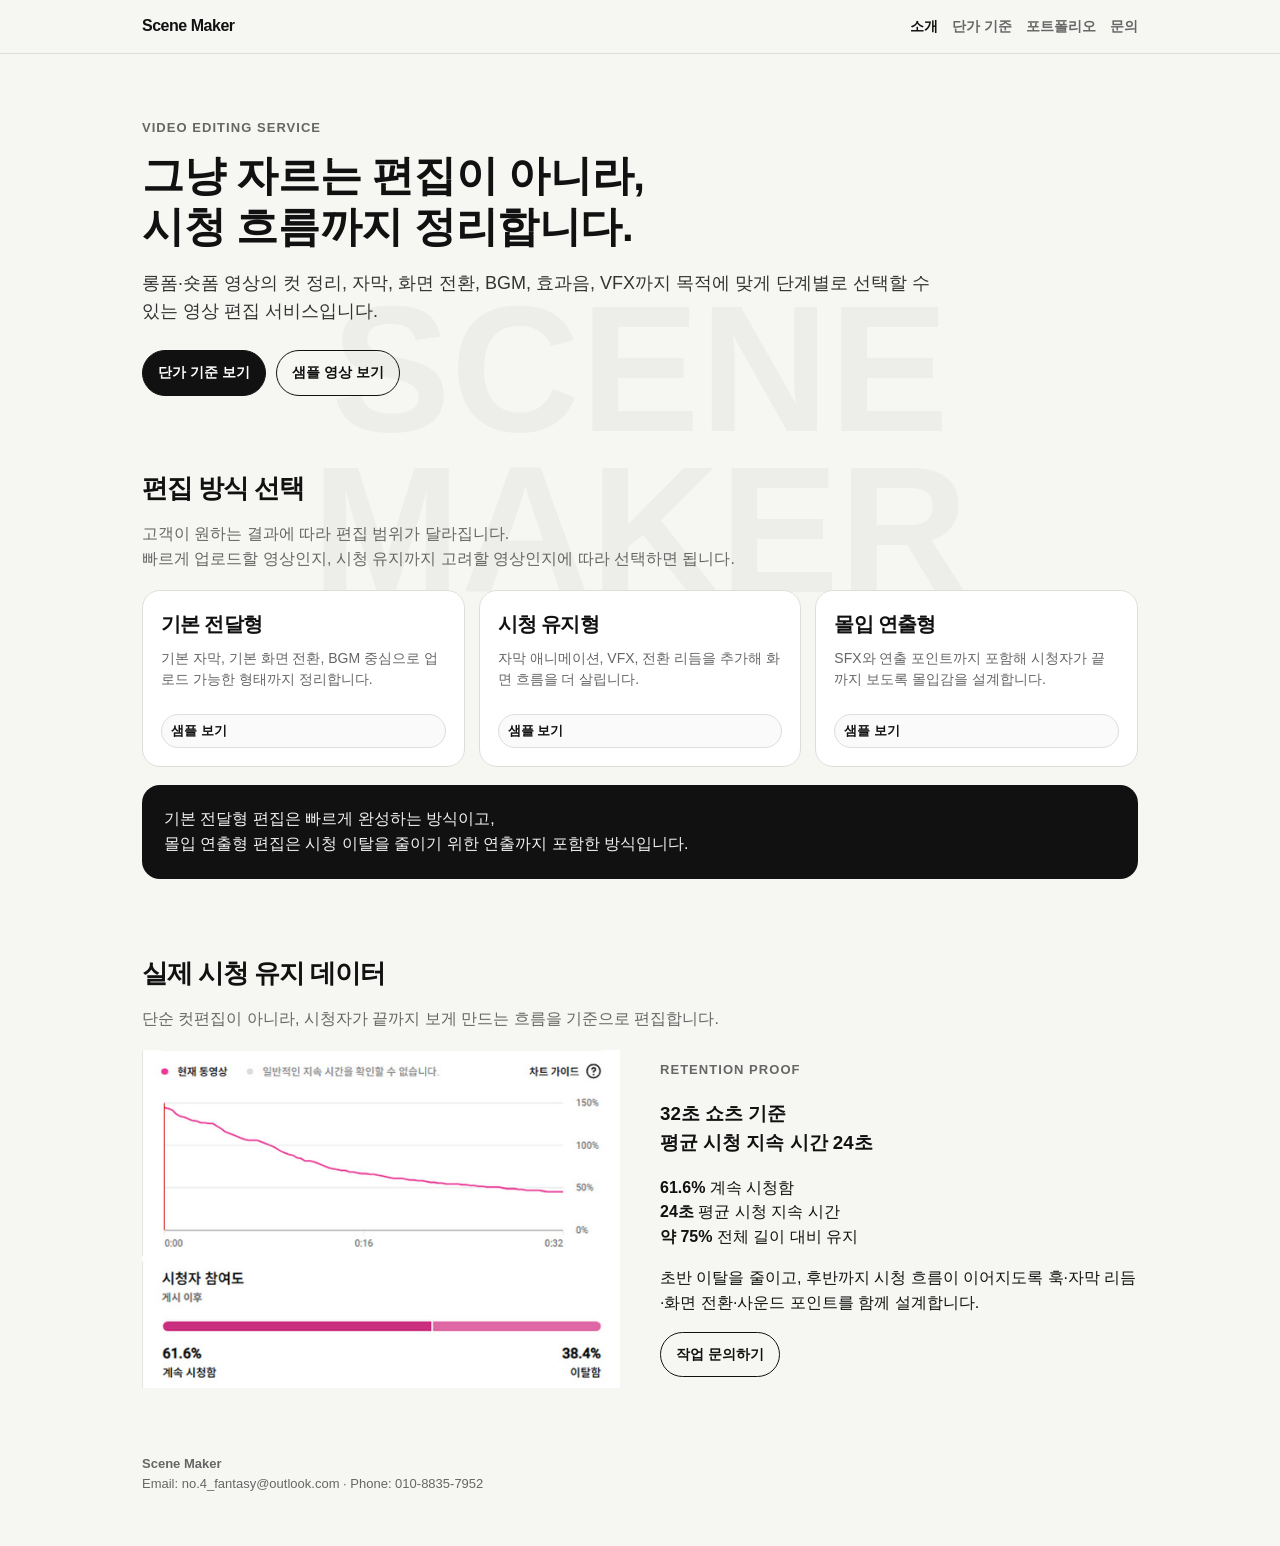
<file: index.html>
<!doctype html>
<html lang="ko">
<head>
  <meta charset="utf-8">
  <meta name="viewport" content="width=device-width,initial-scale=1">
  <title>Scene Maker | 영상 편집 서비스</title>
  <link rel="stylesheet" href="style.css">
</head>
<body>

<nav class="nav">
  <div class="nav-inner">
    <a class="logo" href="index.html">Scene Maker</a>
    <div class="menu">
      <a class="active" href="index.html">소개</a>
      <a class="" href="price.html">단가 기준</a>
      <a class="" href="portfolio.html">포트폴리오</a>
      <a class="" href="contact.html">문의</a>
    </div>
  </div>
</nav>


<main>
  <section class="hero">
    <div class="wrap">
      <div class="kicker">Video Editing Service</div>
      <h1>그냥 자르는 편집이 아니라,<br>시청 흐름까지 정리합니다.</h1>
      <p class="lead">
        롱폼·숏폼 영상의 컷 정리, 자막, 화면 전환, BGM, 효과음, VFX까지
        목적에 맞게 단계별로 선택할 수 있는 영상 편집 서비스입니다.
      </p>
      <div class="actions">
        <a class="btn" href="price.html">단가 기준 보기</a>
        <a class="btn secondary" href="portfolio.html">샘플 영상 보기</a>
      </div>
    </div>
  </section>

  <section class="section">
    <div class="wrap">
      <h2 class="section-title">편집 방식 선택</h2>
      <p class="section-desc">
        고객이 원하는 결과에 따라 편집 범위가 달라집니다. <br>
        빠르게 업로드할 영상인지, 시청 유지까지 고려할 영상인지에 따라 선택하면 됩니다.
      </p>

      <div class="grid-3">
        <div class="card">
          
          <h3>기본 전달형</h3>
          <p>기본 자막, 기본 화면 전환, BGM 중심으로 업로드 가능한 형태까지 정리합니다.</p>
          <a class="sample-link" href="https://youtu.be/ubrM8km6ptU" target="_blank">샘플 보기</a>
        </div>
        <div class="card">
          
          <h3>시청 유지형</h3>
          <p>자막 애니메이션, VFX, 전환 리듬을 추가해 화면 흐름을 더 살립니다.</p>
          <a class="sample-link" href="https://youtu.be/79ACFc08w1k" target="_blank">샘플 보기</a>
        </div>
        <div class="card">
        
          <h3>몰입 연출형</h3>
          <p>SFX와 연출 포인트까지 포함해 시청자가 끝까지 보도록 몰입감을 설계합니다.</p>
          <a class="sample-link" href="https://youtu.be/gdaVwe6qxtY" target="_blank">샘플 보기</a>
        </div>
      </div>

      <div class="callout">
        <p>
          기본 전달형 편집은 빠르게 완성하는 방식이고,<br>
          몰입 연출형 편집은 시청 이탈을 줄이기 위한 연출까지 포함한 방식입니다.
        </p>
      </div>
    </div>
  </section>

  <section class="section">
    <div class="wrap">
      <h2 class="section-title">실제 시청 유지 데이터</h2>
      <p class="section-desc">
        단순 컷편집이 아니라, 시청자가 끝까지 보게 만드는 흐름을 기준으로 편집합니다.
      </p>

      <div class="proof-card">
        <div class="proof-image">
          <img src="images/retention-data-6.jpg" alt="쇼츠 시청 지속 시간 데이터">
        </div>

        <div class="proof-content">
          <div class="kicker">Retention Proof</div>
          <h3>32초 쇼츠 기준<br>평균 시청 지속 시간 24초</h3>

          <div class="proof-stats">
            <div>
              <strong>61.6%</strong>
              <span>계속 시청함</span>
            </div>
            <div>
              <strong>24초</strong>
              <span>평균 시청 지속 시간</span>
            </div>
            <div>
              <strong>약 75%</strong>
              <span>전체 길이 대비 유지</span>
            </div>
          </div>

          <p>
            초반 이탈을 줄이고, 후반까지 시청 흐름이 이어지도록
            훅·자막 리듬·화면 전환·사운드 포인트를 함께 설계합니다.
          </p>

          <a class="btn secondary" href="contact.html">작업 문의하기</a>
        </div>
      </div>
    </div>
  </section>

</main>

<footer class="footer">
  <div class="wrap">
    <strong>Scene Maker</strong><br>
    Email: no.4_fantasy@outlook.com · Phone: 010-8835-7952
  </div>
</footer>
</body>
</html>
</file>
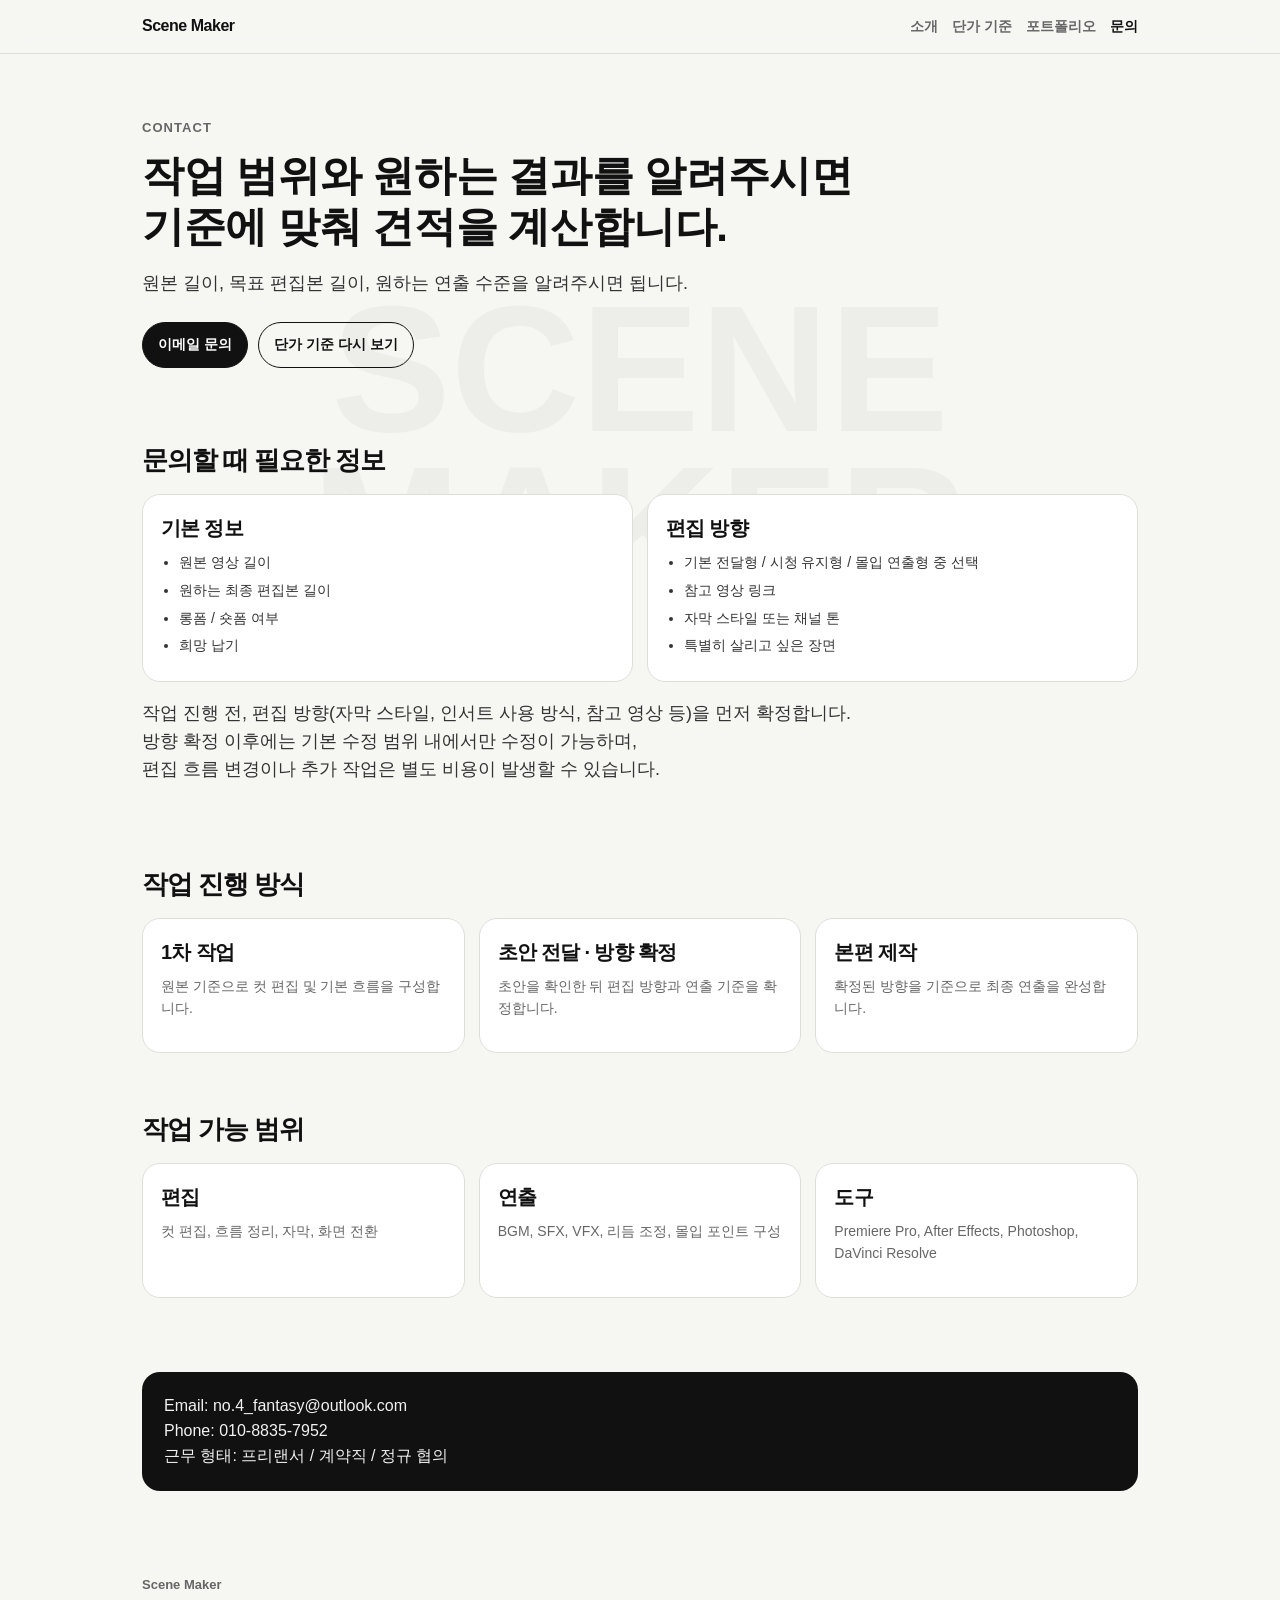
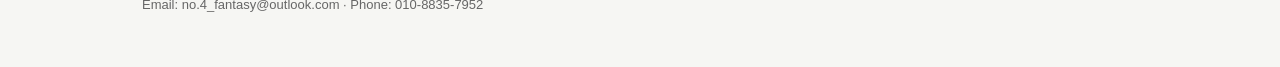
<file: contact.html>
<!doctype html>
<html lang="ko">
<head>
  <meta charset="utf-8">
  <meta name="viewport" content="width=device-width,initial-scale=1">
  <title>문의 | Scene Maker</title>
  <link rel="stylesheet" href="style.css">

</head>
<body>

<nav class="nav">
  <div class="nav-inner">
    <a class="logo" href="index.html">Scene Maker</a>
    <div class="menu">
      <a class="" href="index.html">소개</a>
      <a class="" href="price.html">단가 기준</a>
      <a class="" href="portfolio.html">포트폴리오</a>
      <a class="active" href="contact.html">문의</a>
    </div>
  </div>
</nav>


<main>
  <section class="hero">
    <div class="wrap">
      <div class="kicker">Contact</div>
      <h1>작업 범위와 원하는 결과를 알려주시면<br>기준에 맞춰 견적을 계산합니다.</h1>
      <p class="lead">
        원본 길이, 목표 편집본 길이, 원하는 연출 수준을 알려주시면 됩니다.
      </p>
      <div class="actions">
        <a class="btn" href="mailto:no.4_fantasy@outlook.com">이메일 문의</a>
        <a class="btn secondary" href="price.html">단가 기준 다시 보기</a>
      </div>
    </div>
  </section>

  <section class="section">
    <div class="wrap">
      <h2 class="section-title">문의할 때 필요한 정보</h2>
      <div class="grid-2">
        <div class="card">
          <h3>기본 정보</h3>
          <ul class="list">
            <li>원본 영상 길이</li>
            <li>원하는 최종 편집본 길이</li>
            <li>롱폼 / 숏폼 여부</li>
            <li>희망 납기</li>
          </ul>
        </div>
        <div class="card">
          <h3>편집 방향</h3>
          <ul class="list">
            <li>기본 전달형 / 시청 유지형 / 몰입 연출형 중 선택</li>
            <li>참고 영상 링크</li>
            <li>자막 스타일 또는 채널 톤</li>
            <li>특별히 살리고 싶은 장면</li>
          </ul>
        </div>
      </div>

      <div class="lead">
        <p>
          작업 진행 전, 편집 방향(자막 스타일, 인서트 사용 방식, 참고 영상 등)을 먼저 확정합니다.
          <br>
          방향 확정 이후에는 기본 수정 범위 내에서만 수정이 가능하며,<br>
          편집 흐름 변경이나 추가 작업은 별도 비용이 발생할 수 있습니다.
        </p>
      </div>

    </div>
  </section>

  <section class="section">
    <div class="wrap">
      <h2 class="section-title">작업 진행 방식</h2>

      <div class="grid-3">
        <div class="card">
          <h3>1차 작업</h3>
          <p>원본 기준으로 컷 편집 및 기본 흐름을 구성합니다.</p>
        </div>

        <div class="card">
          <h3>초안 전달 · 방향 확정</h3>
          <p>초안을 확인한 뒤 편집 방향과 연출 기준을 확정합니다.</p>
        </div>

        <div class="card">
          <h3>본편 제작</h3>
          <p>확정된 방향을 기준으로 최종 연출을 완성합니다.</p>
        </div>
      </div>
    </div>
  </section>
  
  <section class="section">
    <div class="wrap">
      <h2 class="section-title">작업 가능 범위</h2>
      <div class="grid-3">
        <div class="card"><h3>편집</h3><p>컷 편집, 흐름 정리, 자막, 화면 전환</p></div>
        <div class="card"><h3>연출</h3><p>BGM, SFX, VFX, 리듬 조정, 몰입 포인트 구성</p></div>
        <div class="card"><h3>도구</h3><p>Premiere Pro, After Effects, Photoshop, DaVinci Resolve</p></div>
      </div>
    </div>
  </section>

  <section class="section">
    <div class="wrap">
      <div class="callout">
        <p>
          Email: no.4_fantasy@outlook.com<br>
          Phone: 010-8835-7952<br>
          근무 형태: 프리랜서 / 계약직 / 정규 협의
        </p>
      </div>
    </div>
  </section>
</main>

<footer class="footer">
  <div class="wrap">
    <strong>Scene Maker</strong><br>
    Email: no.4_fantasy@outlook.com · Phone: 010-8835-7952
  </div>
</footer>
</body>
</html>
</file>
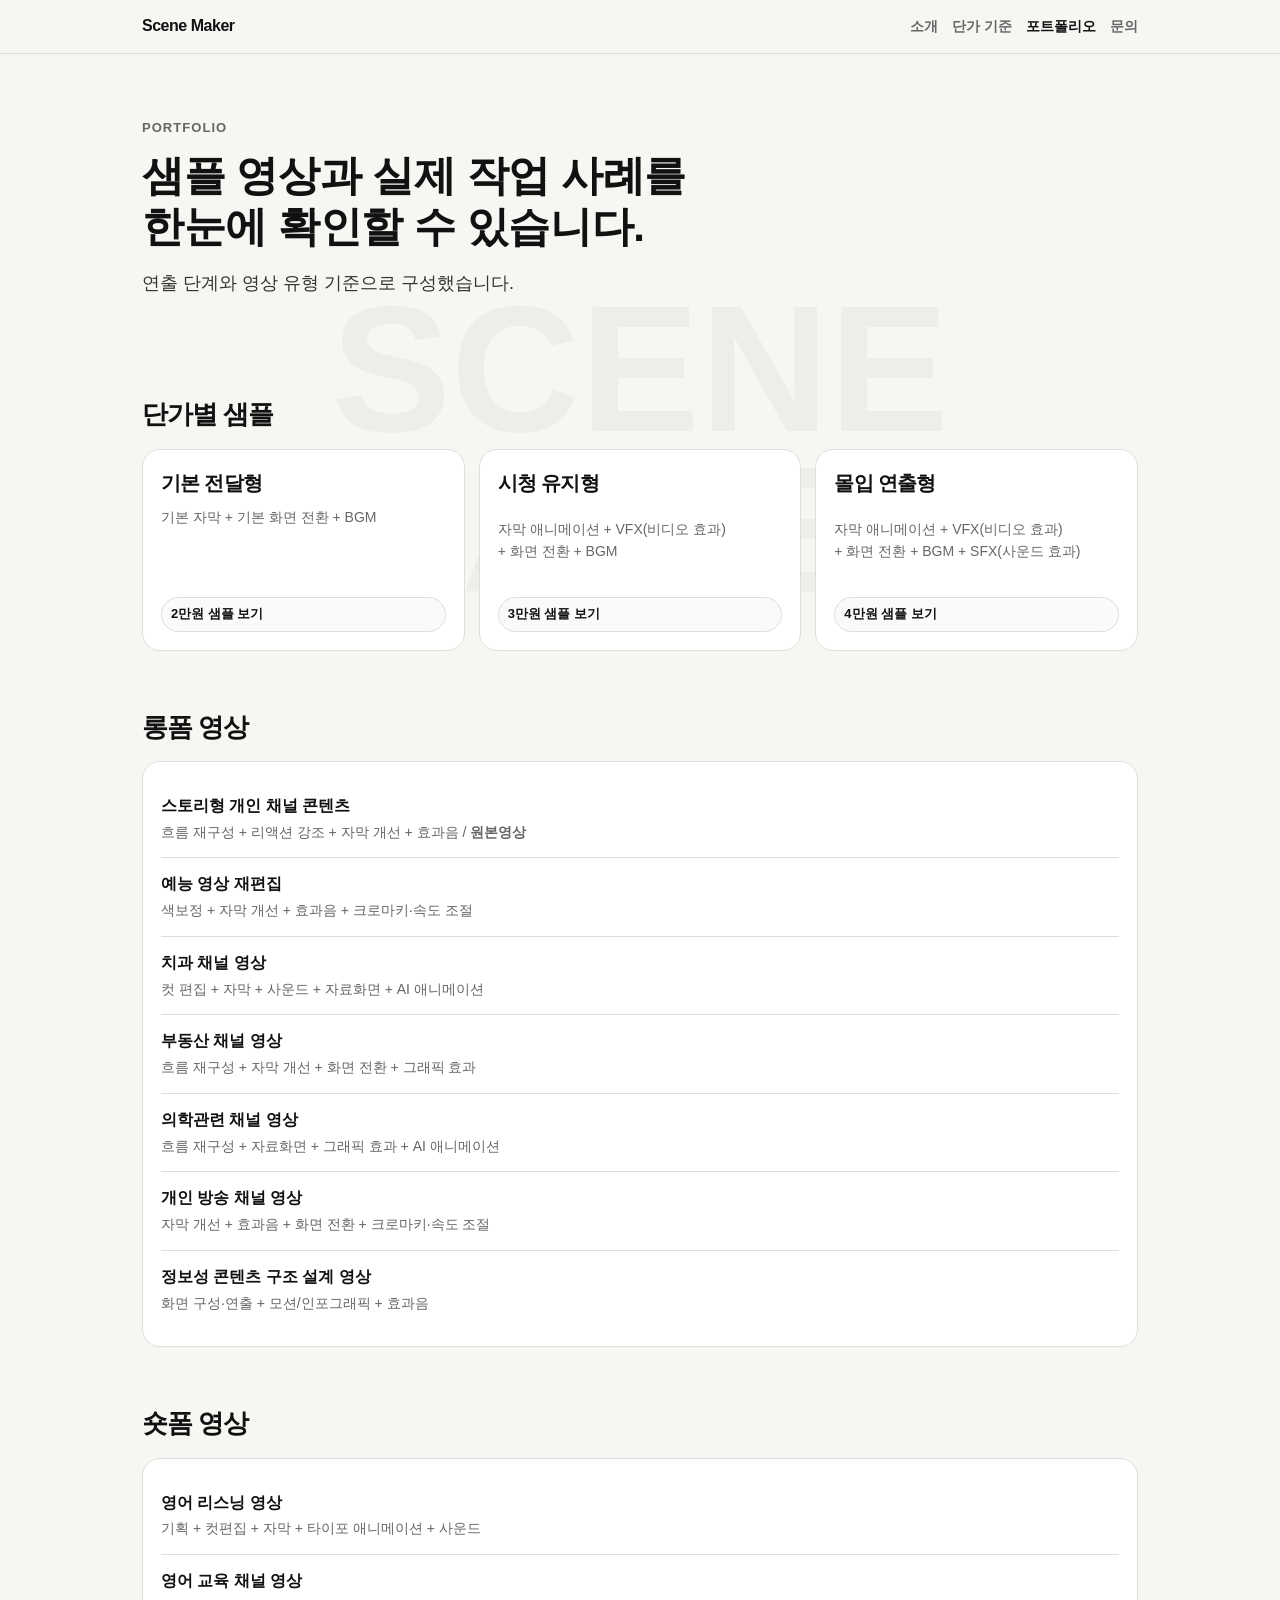
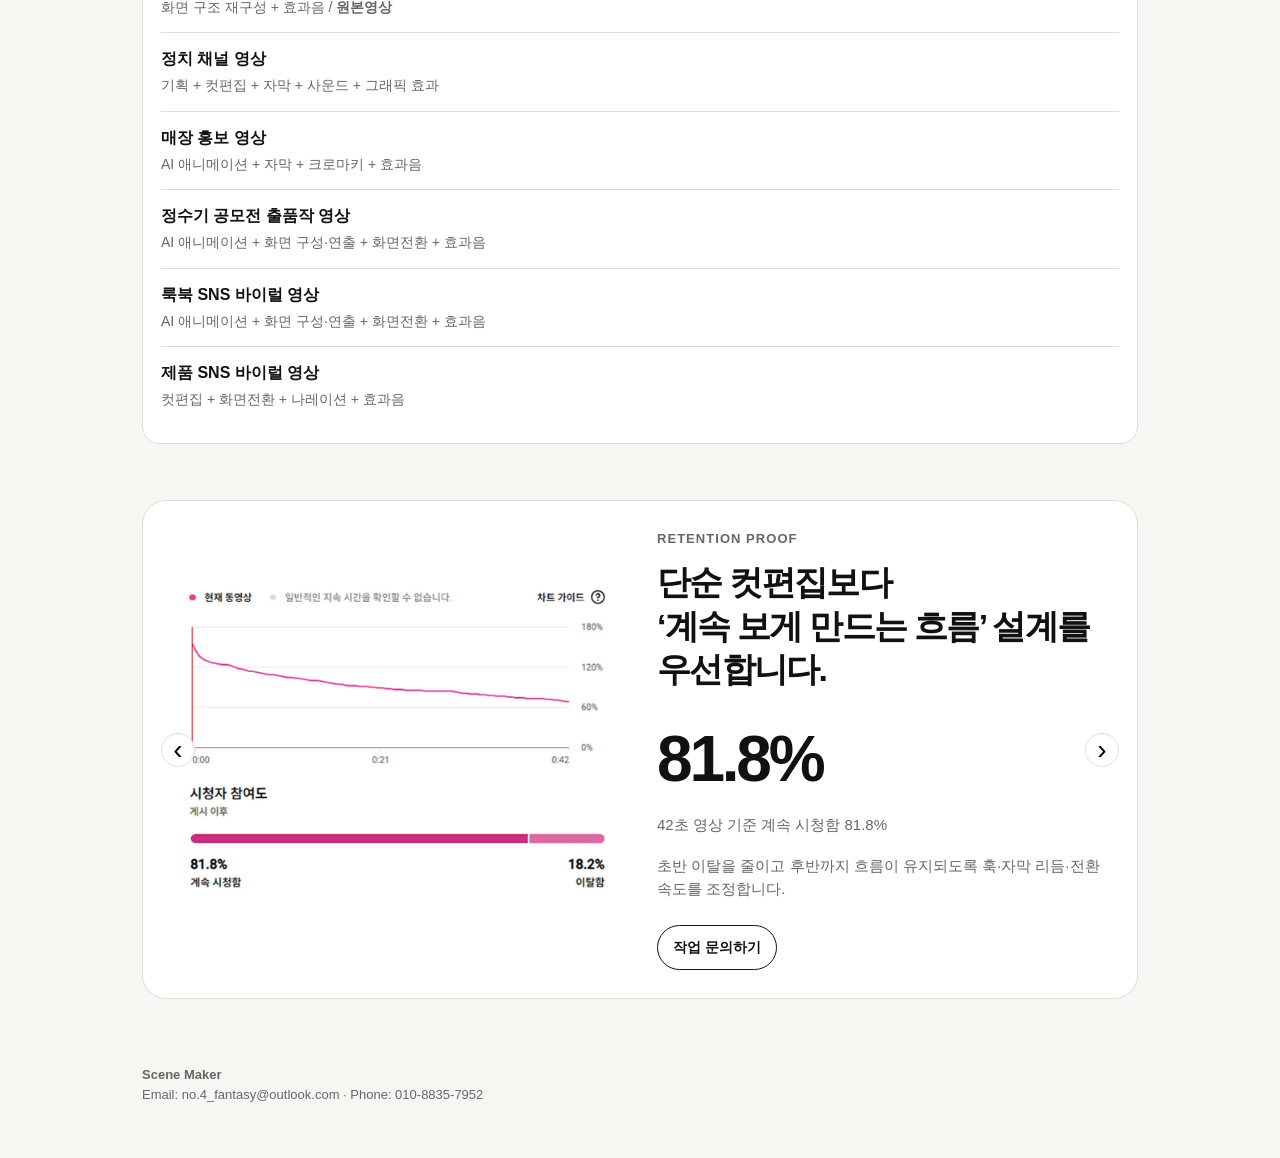
<file: portfolio.html>
<!doctype html>
<html lang="ko">
<head>
  <meta charset="utf-8">
  <meta name="viewport" content="width=device-width,initial-scale=1">
  <title>포트폴리오 | Scene Maker</title>
  <link rel="stylesheet" href="style.css">

</head>
<body>

<nav class="nav">
  <div class="nav-inner">
    <a class="logo" href="index.html">Scene Maker</a>
    <div class="menu">
      <a class="" href="index.html">소개</a>
      <a class="" href="price.html">단가 기준</a>
      <a class="active" href="portfolio.html">포트폴리오</a>
      <a class="" href="contact.html">문의</a>
    </div>
  </div>
</nav>


<main>
  <section class="hero">
    <div class="wrap">
      <div class="kicker">Portfolio</div>
      <h1>샘플 영상과 실제 작업 사례를<br>한눈에 확인할 수 있습니다.</h1>
      <p class="lead">
        연출 단계와 영상 유형 기준으로 구성했습니다.
      </p>
    </div>
  </section>

  <section class="section">
    <div class="wrap">
      <h2 class="section-title">단가별 샘플</h2>
      <div class="grid-3">
        <div class="card">
          <h3>기본 전달형</h3>
          <p>기본 자막 + 기본 화면 전환 + BGM</p> <br>
          <a class="sample-link" href="https://youtu.be/ubrM8km6ptU" target="_blank">2만원 샘플 보기</a>
        </div>
        <div class="card">
          <h3>시청 유지형</h3>
          <p>자막 애니메이션 + VFX(비디오 효과) <br> + 화면 전환 + BGM</p> 
          <a class="sample-link" href="https://youtu.be/79ACFc08w1k" target="_blank">3만원 샘플 보기</a>
        </div>
        <div class="card">
          <h3>몰입 연출형</h3>
          <p>자막 애니메이션 + VFX(비디오 효과) <br> + 화면 전환 + BGM + SFX(사운드 효과)</p>
          <a class="sample-link" href="https://youtu.be/gdaVwe6qxtY" target="_blank">4만원 샘플 보기</a>
        </div>
      </div>
    </div>
  </section>

  <section class="section">
    <div class="wrap">
      <h2 class="section-title">롱폼 영상</h2>
      <div class="card">
        <div class="portfolio-item">
          <strong><a href="https://youtu.be/s7j0smpAaqc" target="_blank">스토리형 개인 채널 콘텐츠</a></strong>
          <div>흐름 재구성 + 리액션 강조 + 자막 개선 + 효과음 / <a href="https://youtu.be/9BE0U5U_LQ8" target="_blank">원본영상</a></div>
        </div>
        <div class="portfolio-item">
          <strong><a href="https://youtu.be/p2ZjeSM0TZk" target="_blank">예능 영상 재편집</a></strong>
          <div>색보정 + 자막 개선 + 효과음 + 크로마키·속도 조절</div>
        </div>
        <div class="portfolio-item">
          <strong><a href="https://youtu.be/wQReseJ4pP8" target="_blank">치과 채널 영상</a></strong>
          <div>컷 편집 + 자막 + 사운드 + 자료화면 + AI 애니메이션</div>
        </div>
        <div class="portfolio-item">
          <strong><a href="https://youtu.be/n1YHdJyulVM" target="_blank">부동산 채널 영상</a></strong>
          <div>흐름 재구성 + 자막 개선 + 화면 전환 + 그래픽 효과</div>
        </div>
        <div class="portfolio-item">
          <strong><a href="https://youtu.be/qjZJxZwuEbE" target="_blank">의학관련 채널 영상</a></strong>
          <div>흐름 재구성 + 자료화면 + 그래픽 효과 + AI 애니메이션</div>
        </div>
        <div class="portfolio-item">
          <strong><a href="https://youtu.be/mRppLnVBarc" target="_blank">개인 방송 채널 영상</a></strong>
          <div>자막 개선 + 효과음 + 화면 전환 + 크로마키·속도 조절</div>
        </div>
        <div class="portfolio-item">
          <strong><a href="https://youtu.be/WLr2pOJ04Ho" target="_blank">정보성 콘텐츠 구조 설계 영상</a></strong>
          <div>화면 구성·연출 + 모션/인포그래픽 + 효과음</div>
        </div>
      </div>
    </div>
  </section>

  <section class="section">
    <div class="wrap">
      <h2 class="section-title">숏폼 영상</h2>
      <div class="card">
        <div class="portfolio-item">
          <strong><a href="https://www.youtube.com/shorts/xrOzx9LNIYo" target="_blank">영어 리스닝 영상</a></strong>
          <div>기획 + 컷편집 + 자막 + 타이포 애니메이션 + 사운드</div>
        </div>
        <div class="portfolio-item">
          <strong><a href="https://youtube.com/shorts/VDaDowgYjyQ" target="_blank">영어 교육 채널 영상</a></strong>
          <div>화면 구조 재구성 + 효과음 / <a href="https://www.youtube.com/shorts/XKZQFDPjVGY" target="_blank">원본영상</a></div>
        </div>
        <div class="portfolio-item">
          <strong><a href="https://www.youtube.com/shorts/lnDkDTC2x8U" target="_blank">정치 채널 영상</a></strong>
          <div>기획 + 컷편집 + 자막 + 사운드 + 그래픽 효과</div>
        </div>
        <div class="portfolio-item">
          <strong><a href="https://youtube.com/shorts/VhVcnVJmAzY?feature=share" target="_blank">매장 홍보 영상</a></strong>
          <div>AI 애니메이션 + 자막 + 크로마키 + 효과음</div>
        </div>
        <div class="portfolio-item">
          <strong><a href="https://youtube.com/shorts/pm8EbIdjDMU?feature=share" target="_blank">정수기 공모전 출품작 영상</a></strong>
          <div>AI 애니메이션 + 화면 구성·연출 + 화면전환 + 효과음</div>
        </div>
        <div class="portfolio-item">
          <strong><a href="https://youtube.com/shorts/YEApMN491Bo?feature=share" target="_blank">룩북 SNS 바이럴 영상</a></strong>
          <div>AI 애니메이션 + 화면 구성·연출 + 화면전환 + 효과음</div>
        </div>
        <div class="portfolio-item">
          <strong><a href="https://youtube.com/shorts/T4SdUeYvXkI" target="_blank">제품 SNS 바이럴 영상</a></strong>
          <div>컷편집 + 화면전환 + 나레이션 + 효과음</div>
        </div>
      </div>
    </div>
  </section>

  <section class="section">
    <div class="wrap">
      <div class="retention-box">
    
        <button class="slider-btn prev" type="button" onclick="changeSlide(-1)">‹</button>
    
        <div class="retention-slider">
    
          <div class="retention-slide active">
            <img src="images/retention-data-1.jpg" alt="42초 쇼츠 시청 유지 그래프">
          </div>
    
          <div class="retention-slide">
            <img src="images/retention-data-2.jpg" alt="41초 쇼츠 시청 유지 그래프">
          </div>
    
          <div class="retention-slide">
            <img src="images/retention-data-3.jpg" alt="27초 쇼츠 시청 유지 그래프">
          </div>
    
          <div class="retention-slide">
            <img src="images/retention-data-4.jpg" alt="12초 쇼츠 시청 유지 그래프">
          </div>
    
          <div class="retention-slide">
            <img src="images/retention-data-5.jpg" alt="28초 쇼츠 시청 유지 그래프">
          </div>
    
          <div class="retention-slide">
            <img src="images/retention-data-6.jpg" alt="32초 쇼츠 시청 유지 그래프">
          </div>
    
          <div class="retention-slide">
            <img src="images/retention-data-7.jpg" alt="51초 쇼츠 시청 유지 그래프">
          </div>
    
          <div class="retention-slide">
            <img src="images/retention-data-8.jpg" alt="41초 쇼츠 시청 유지 그래프">
          </div>
    
        </div>
    
        <button class="slider-btn next" type="button" onclick="changeSlide(1)">›</button>
    
        <div class="retention-info">
          <div class="kicker">Retention Proof</div>
    
          <h2>
            단순 컷편집보다<br>
            ‘계속 보게 만드는 흐름’ 설계를 우선합니다.
          </h2>
    
          <div class="retention-number" id="retentionNumber">81.8%</div>
    
          <div class="retention-sub" id="retentionSub">
            42초 영상 기준 계속 시청함 81.8%
          </div>
    
          <p id="retentionText">
            초반 이탈을 줄이고 후반까지 흐름이 유지되도록 훅·자막 리듬·전환 속도를 조정합니다.
          </p>
    
          <a class="btn secondary" href="contact.html">작업 문의하기</a>
        </div>
    
      </div>
    </div>
    </section>

</main>

<script>
  const retentionData = [
    {
      number: "81.8%",
      sub: "42초 영상 기준 계속 시청함 81.8%",
      text: "초반 이탈을 줄이고 후반까지 흐름이 유지되도록 훅·자막 리듬·전환 속도를 조정합니다."
    },
    {
      number: "72.2%",
      sub: "41초 영상 기준 계속 시청함 72.2%",
      text: "시청자가 중간에 빠지지 않도록 정보 배치와 장면 전환 타이밍을 조정합니다."
    },
    {
      number: "66.9%",
      sub: "27초 영상 기준 계속 시청함 66.9%",
      text: "짧은 영상 안에서 핵심 흐름이 끊기지 않도록 자막과 컷 전환을 압축합니다."
    },
    {
      number: "65.0%",
      sub: "12초 영상 기준 계속 시청함 65.0%",
      text: "짧은 러닝타임에서도 첫 장면부터 바로 이해되는 구조를 우선합니다."
    },
    {
      number: "60.6%",
      sub: "28초 영상 기준 계속 시청함 60.6%",
      text: "초반 훅 이후에도 시청 흐름이 급격히 꺾이지 않도록 리듬을 설계합니다."
    },
    {
      number: "61.6%",
      sub: "32초 영상 기준 계속 시청함 61.6%",
      text: "장면 전환·자막 리듬·사운드 포인트를 함께 조정해 시청자의 이탈을 줄입니다."
    },
    {
      number: "56.7%",
      sub: "51초 영상 기준 계속 시청함 56.7%",
      text: "상대적으로 긴 쇼츠에서도 후반까지 흐름을 유지하도록 정보 단락을 나눕니다."
    },
    {
      number: "50.3%",
      sub: "41초 영상 기준 계속 시청함 50.3%",
      text: "시청 이탈 구간을 확인하고 다음 편집에서 훅과 중반 리듬을 보완합니다."
    }
  ];

  let currentSlide = 0;

  function changeSlide(direction){
    const slides = document.querySelectorAll(".retention-slide");

    slides[currentSlide].classList.remove("active");

    currentSlide += direction;

    if(currentSlide < 0){
      currentSlide = slides.length - 1;
    }

    if(currentSlide >= slides.length){
      currentSlide = 0;
    }

    slides[currentSlide].classList.add("active");

    document.getElementById("retentionNumber").textContent = retentionData[currentSlide].number;
    document.getElementById("retentionSub").textContent = retentionData[currentSlide].sub;
    document.getElementById("retentionText").textContent = retentionData[currentSlide].text;
  }
</script>



<footer class="footer">
  <div class="wrap">
    <strong>Scene Maker</strong><br>
    Email: no.4_fantasy@outlook.com · Phone: 010-8835-7952
  </div>
</footer>
</body>
</html>
</file>
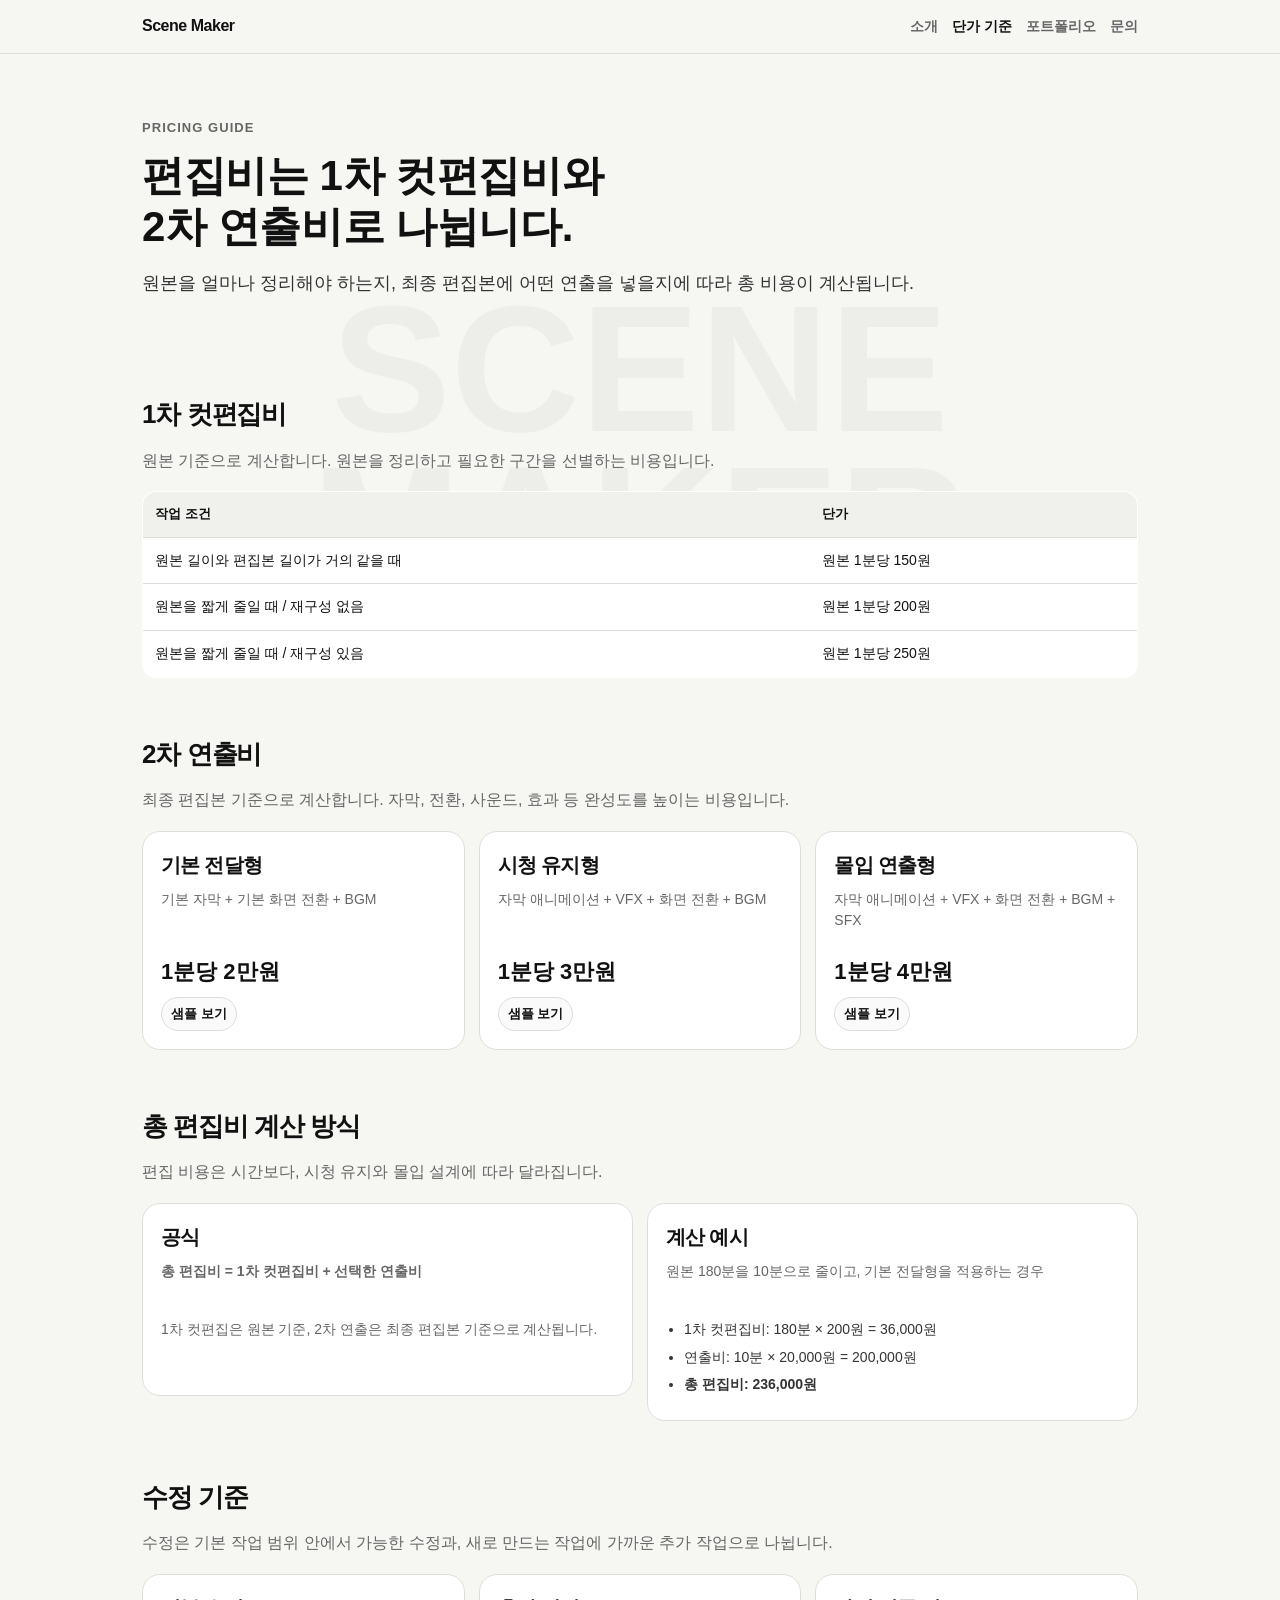
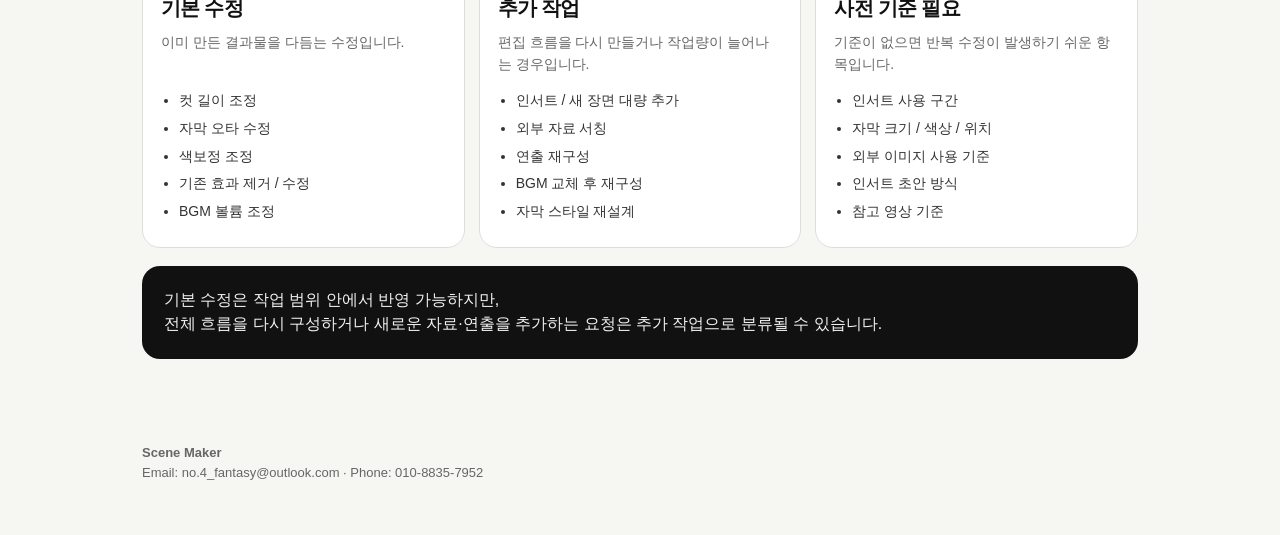
<file: price.html>
<!doctype html>
<html lang="ko">
<head>
  <meta charset="utf-8">
  <meta name="viewport" content="width=device-width,initial-scale=1">
  <title>편집 단가 기준 | Scene Maker</title>
  <link rel="stylesheet" href="style.css">

</head>
<body>

<nav class="nav">
  <div class="nav-inner">
    <a class="logo" href="index.html">Scene Maker</a>
    <div class="menu">
      <a class="" href="index.html">소개</a>
      <a class="active" href="price.html">단가 기준</a>
      <a class="" href="portfolio.html">포트폴리오</a>
      <a class="" href="contact.html">문의</a>
    </div>
  </div>
</nav>


<main>
  <section class="hero">
    <div class="wrap">
      <div class="kicker">Pricing Guide</div>
      <h1>편집비는 1차 컷편집비와<br>2차 연출비로 나뉩니다.</h1>
      <p class="lead">
        원본을 얼마나 정리해야 하는지, 최종 편집본에 어떤 연출을 넣을지에 따라 총 비용이 계산됩니다.
      </p>
    </div>
  </section>

  <section class="section">
    <div class="wrap">
      <h2 class="section-title">1차 컷편집비</h2>
      <p class="section-desc">원본 기준으로 계산합니다. 원본을 정리하고 필요한 구간을 선별하는 비용입니다.</p>
      <table class="table">
        <tr><th>작업 조건</th><th>단가</th></tr>
        <tr><td>원본 길이와 편집본 길이가 거의 같을 때</td><td>원본 1분당 150원</td></tr>
        <tr><td>원본을 짧게 줄일 때 / 재구성 없음</td><td>원본 1분당 200원</td></tr>
        <tr><td>원본을 짧게 줄일 때 / 재구성 있음</td><td>원본 1분당 250원</td></tr>
      </table>
    </div>
  </section>

  <section class="section">
    <div class="wrap">
      <h2 class="section-title">2차 연출비</h2>
      <p class="section-desc">최종 편집본 기준으로 계산합니다. 자막, 전환, 사운드, 효과 등 완성도를 높이는 비용입니다.</p>
      <div class="grid-3">
        <div class="card">
          <h3>기본 전달형</h3>
          <p>기본 자막 + 기본 화면 전환 + BGM</p>
          <div class="card-bottom">
            <div class="price">1분당 2만원</div>
            <a class="sample-link" href="https://youtu.be/ubrM8km6ptU" target="_blank">샘플 보기</a>
          </div>
        </div>




        <div class="card">
          <h3>시청 유지형</h3>
          <p>자막 애니메이션 + VFX + 화면 전환 + BGM</p>
          <div class="card-bottom">
            <div class="price">1분당 3만원</div>
            <a class="sample-link" href="https://youtu.be/79ACFc08w1k" target="_blank">샘플 보기</a>
          </div>
        </div>

        <div class="card">
          <h3>몰입 연출형</h3>
          <p>자막 애니메이션 + VFX + 화면 전환 + BGM + SFX</p>
          <div class="card-bottom">
            <div class="price">1분당 4만원</div>
            <a class="sample-link" href="https://youtu.be/gdaVwe6qxtY" target="_blank">샘플 보기</a>
          </div>
        </div>



      </div>
    </div>
  </section>

  <section class="section">
    <div class="wrap">
      <h2 class="section-title">총 편집비 계산 방식</h2>
      <p class="section-desc">편집 비용은 시간보다, 시청 유지와 몰입 설계에 따라 달라집니다.</p>

      <div class="calc">
        <div class="card">
          <h3>공식</h3>
          <p class="price">총 편집비 = 1차 컷편집비 + 선택한 연출비</p>
          <p>1차 컷편집은 원본 기준, 2차 연출은 최종 편집본 기준으로 계산됩니다.</p>
        </div>
        <div class="card">
          <h3>계산 예시</h3>
          <p>
            원본 180분을 10분으로 줄이고, 기본 전달형을 적용하는 경우
          </p>
          <ul class="list">
            <li>1차 컷편집비: 180분 × 200원 = 36,000원</li>
            <li>연출비: 10분 × 20,000원 = 200,000원</li>
            <li><strong>총 편집비: 236,000원</strong></li>
          </ul>
        </div>
      </div>
    </div>
  </section>

  <section class="section">
    <div class="wrap">
      <h2 class="section-title">수정 기준</h2>
      <p class="section-desc">
        수정은 기본 작업 범위 안에서 가능한 수정과, 새로 만드는 작업에 가까운 추가 작업으로 나뉩니다.
      </p>

      <div class="grid-3">
        <div class="card">
          <h3>기본 수정</h3>
          <p>이미 만든 결과물을 다듬는 수정입니다.</p>
          <ul class="list">
            <li>컷 길이 조정</li>
            <li>자막 오타 수정</li>
            <li>색보정 조정</li>
            <li>기존 효과 제거 / 수정</li>
            <li>BGM 볼륨 조정</li>
          </ul>
        </div>

        <div class="card">
          <h3>추가 작업</h3>
          <p>편집 흐름을 다시 만들거나 작업량이 늘어나는 경우입니다.</p>
          <ul class="list">
            <li>인서트 / 새 장면 대량 추가</li>
            <li>외부 자료 서칭</li>
            <li>연출 재구성</li>
            <li>BGM 교체 후 재구성</li>
            <li>자막 스타일 재설계</li>
          </ul>
        </div>

        <div class="card">
          <h3>사전 기준 필요</h3>
          <p>기준이 없으면 반복 수정이 발생하기 쉬운 항목입니다.</p>
          <ul class="list">
            <li>인서트 사용 구간</li>
            <li>자막 크기 / 색상 / 위치</li>
            <li>외부 이미지 사용 기준</li>
            <li>인서트 초안 방식</li>
            <li>참고 영상 기준</li>
          </ul>
        </div>
      </div>

      <div class="callout">
        <p>
          기본 수정은 작업 범위 안에서 반영 가능하지만,<br>
          전체 흐름을 다시 구성하거나 새로운 자료·연출을 추가하는 요청은 추가 작업으로 분류될 수 있습니다.
        </p>
      </div>
    </div>
  </section>
  
</main>

<footer class="footer">
  <div class="wrap">
    <strong>Scene Maker</strong><br>
    Email: no.4_fantasy@outlook.com · Phone: 010-8835-7952
  </div>
</footer>
</body>
</html>
</file>
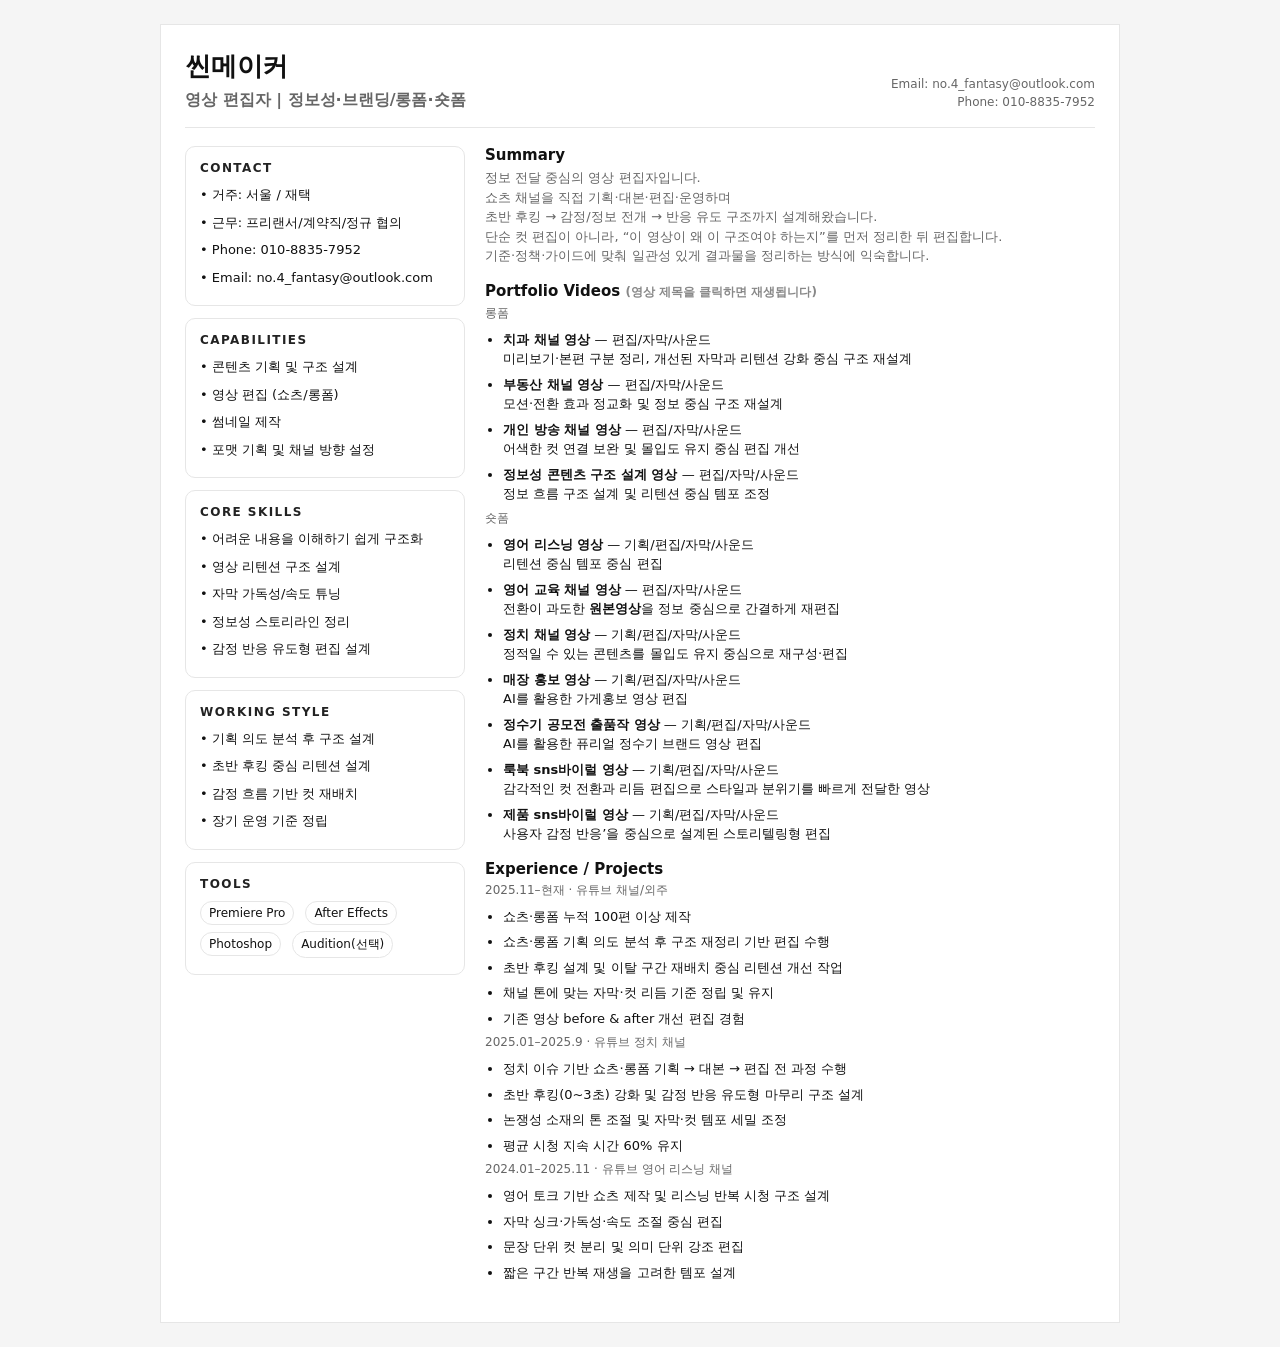
<file: resume for 영상편집자.html>
<!doctype html>
<html lang="ko">
<head>
  <meta charset="utf-8" />
  <meta name="viewport" content="width=device-width,initial-scale=1" />
  <title>Resume</title>
  <style>
    :root{
      --page-w: 960px;
      --left-w: 280px;
      --gap: 20px;
      --fg: #111;
      --muted:#666;
      --line:#e6e6e6;
      --bg:#fff;
    }
    *{box-sizing:border-box}
    body{
      margin:0; padding:24px;
      font-family: system-ui, -apple-system, Segoe UI, Roboto, "Noto Sans KR", Arial, sans-serif;
      color:var(--fg); background:#f5f5f5;
    }
    .page{
      max-width:var(--page-w);
      margin:0 auto;
      background:var(--bg);
      border:1px solid var(--line);
      padding:24px;
    }
    header{
      display:flex; justify-content:space-between; align-items:flex-end;
      padding-bottom:16px; border-bottom:1px solid var(--line);
      margin-bottom:18px;
    }
    .name{font-size:26px; font-weight:800; letter-spacing:-0.2px;}
    .role{margin-top:6px; color:var(--muted); font-weight:600;}
    .top-links{font-size:12px; color:var(--muted); text-align:right; line-height:1.5;}
    .grid{
      display:grid;
      grid-template-columns: var(--left-w) 1fr;
      gap:var(--gap);
      min-height: 1px;
    }
    .card{
      padding:14px 14px 10px;
      border:1px solid var(--line);
      border-radius:10px;
      margin-bottom:12px;
    }
    h2{
      font-size:12px; letter-spacing:0.12em; text-transform:uppercase;
      margin:0 0 10px; color:#222;
    }
    .item{margin:0 0 8px; font-size:13px; line-height:1.5;}
    .muted{color:var(--muted)}
    .pill{
      display:inline-block; font-size:12px;
      border:1px solid var(--line);
      padding:4px 8px; border-radius:999px;
      margin:0 6px 6px 0;
    }
    .section{margin-bottom:16px;}
    .h3{font-weight:800; margin:0 0 4px; font-size:15px;}
    .meta{font-size:12px; color:var(--muted); margin:0 0 8px;}
    ul{margin:0; padding-left:18px;}
    li{margin:0 0 6px; font-size:13px; line-height:1.5;}
    a{color:inherit; text-decoration:underline; text-underline-offset:2px;}
    @media print{
      body{background:#fff; padding:0;}
      .page{border:none; padding:0;}
      a{text-decoration:none;}
    }

    a {text-decoration: none;
       font-weight: 600;
      }
    a:hover {
      text-decoration: underline;
      }

    .sub-hint{
      font-size:12px;
      color:#888;
      margin-top:4px;
      margin-bottom:8px;
    }

  </style>
</head>
<body>
  <div class="page">
    <header>
      <div>
        <div class="name">씬메이커</div>
        <div class="role">영상 편집자 | 정보성·브랜딩/롱폼·숏폼</div>
      </div>
      <div class="top-links">
        Email: no.4_fantasy@outlook.com<br/>
        Phone: 010-8835-7952<br/>
      </div>
    </header>

    <div class="grid">
      <!-- LEFT -->
      <aside>
        <div class="card">
          <h2>Contact</h2>
          <p class="item">• 거주: 서울 / 재택 </p>
          <p class="item">• 근무: 프리랜서/계약직/정규 협의</p>
          <p class="item">• Phone: 010-8835-7952</p>
          <p class="item">• Email: no.4_fantasy@outlook.com</p>
        </div>

        <div class="card">
          <h2>Capabilities</h2>
            <p class="item">• 콘텐츠 기획 및 구조 설계</p>
            <p class="item">• 영상 편집 (쇼츠/롱폼)</p>
            <p class="item">• 썸네일 제작</p>
            <p class="item">• 포맷 기획 및 채널 방향 설정</p>
        </div>

        <div class="card">
          <h2>Core Skills</h2>
            <p class="item">• 어려운 내용을 이해하기 쉽게 구조화</p>
            <p class="item">• 영상 리텐션 구조 설계</p>
            <p class="item">• 자막 가독성/속도 튜닝</p>
            <p class="item">• 정보성 스토리라인 정리</p>
            <p class="item">• 감정 반응 유도형 편집 설계</p>
        </div>


        <div class="card">
          <h2>Working Style</h2>
            <p class="item">• 기획 의도 분석 후 구조 설계</p>
            <p class="item">• 초반 후킹 중심 리텐션 설계</p>
            <p class="item">• 감정 흐름 기반 컷 재배치</p>
            <p class="item">• 장기 운영 기준 정립</p>
        </div>

        <div class="card">
          <h2>Tools</h2>
            <span class="pill">Premiere Pro</span>
            <span class="pill">After Effects</span>
            <span class="pill">Photoshop</span>
            <span class="pill">Audition(선택)</span>
        </div>



      </aside>

      <!-- RIGHT -->
      <main>
        <div class="section">
          <div class="h3">Summary</div>
          <p class="item muted">
                정보 전달 중심의 영상 편집자입니다.<br>
                쇼츠 채널을 직접 기획·대본·편집·운영하며 <br>
                초반 후킹 → 감정/정보 전개 → 반응 유도 구조까지 설계해왔습니다.<br>

                단순 컷 편집이 아니라,
                “이 영상이 왜 이 구조여야 하는지”를 먼저 정리한 뒤 편집합니다.<br>

                기준·정책·가이드에 맞춰
                일관성 있게 결과물을 정리하는 방식에 익숙합니다.
          </p>
        </div>

        <div class="section">
          <div class="h3">Portfolio Videos <span class="sub-hint">(영상 제목을 클릭하면 재생됩니다)</span></div>
          

          <div class="meta">롱폼</div>
          <ul>



            <li>
              <a href="https://youtu.be/wQReseJ4pP8" target="_blank">치과 채널 영상 </a>
               — 편집/자막/사운드 <br> 
               미리보기·본편 구분 정리, 개선된 자막과 리텐션 강화 중심 구조 재설계 
            </li>

            <li>
              <a href="https://youtu.be/n1YHdJyulVM" target="_blank">부동산 채널 영상 </a>
              — 편집/자막/사운드 <br> 
              모션·전환 효과 정교화 및 정보 중심 구조 재설계
            </li>

            <li>
              <a href="https://youtu.be/mRppLnVBarc" target="_blank">개인 방송 채널 영상 </a>
              — 편집/자막/사운드 <br> 
              어색한 컷 연결 보완 및 몰입도 유지 중심 편집 개선
            </li>

            <li>
              <a href="https://youtu.be/WLr2pOJ04Ho" target="_blank">정보성 콘텐츠 구조 설계 영상 </a>
               — 편집/자막/사운드<br> 
               정보 흐름 구조 설계 및 리텐션 중심 템포 조정
            </li>
          </ul>

          <div class="meta">숏폼</div>
          <ul>
            <li>
              <a href="https://www.youtube.com/shorts/xrOzx9LNIYo" target="_blank">영어 리스닝 영상</a>
              — 기획/편집/자막/사운드 <br>
              리텐션 중심 템포 중심 편집
            </li>

            <li>
              <a href="https://youtube.com/shorts/VDaDowgYjyQ" target="_blank">영어 교육 채널 영상</a>
              — 편집/자막/사운드 <br>
              전환이 과도한 <a href="https://www.youtube.com/shorts/XKZQFDPjVGY" target="_blank">원본영상</a>을
              정보 중심으로 간결하게 재편집
            </li>

            <li>
              <a href="https://www.youtube.com/shorts/lnDkDTC2x8U" target="_blank">정치 채널 영상</a>
              — 기획/편집/자막/사운드 <br>
              정적일 수 있는 콘텐츠를 몰입도 유지 중심으로 재구성·편집
            </li>

            <li>
              <a href="https://youtube.com/shorts/VhVcnVJmAzY?feature=share" target="_blank">매장 홍보 영상</a>
              — 기획/편집/자막/사운드 <br>
              AI를 활용한 가게홍보 영상 편집
            </li>
            
            <li>
              <a href="https://youtube.com/shorts/pm8EbIdjDMU?feature=share" target="_blank">정수기 공모전 출품작 영상</a>
              — 기획/편집/자막/사운드 <br>
              AI를 활용한 퓨리얼 정수기 브랜드 영상 편집
            </li>

            <li>
              <a href="https://youtube.com/shorts/YEApMN491Bo?feature=share" target="_blank">룩북 sns바이럴 영상</a>
              — 기획/편집/자막/사운드 <br>
              감각적인 컷 전환과 리듬 편집으로 스타일과 분위기를 빠르게 전달한 영상
            </li>
            
            <li>
              <a href="https://youtube.com/shorts/T4SdUeYvXkI" target="_blank">제품 sns바이럴 영상</a>
              — 기획/편집/자막/사운드 <br>
              사용자 감정 반응’을 중심으로 설계된 스토리텔링형 편집
            </li>

          </ul>
        </div>

        <div class="section">
          <div class="h3">Experience / Projects</div>
          <div class="meta">2025.11–현재 · 유튜브 채널/외주</div>
          <ul>
            <li>쇼츠·롱폼 누적 100편 이상 제작</li>
            <li>쇼츠·롱폼 기획 의도 분석 후 구조 재정리 기반 편집 수행</li>
            <li>초반 후킹 설계 및 이탈 구간 재배치 중심 리텐션 개선 작업</li>
            <li>채널 톤에 맞는 자막·컷 리듬 기준 정립 및 유지</li>
            <li>기존 영상 before & after 개선 편집 경험</li>
          </ul>

          <div class="meta">2025.01–2025.9 · 유튜브 정치 채널</div>
          <ul>
            <li>정치 이슈 기반 쇼츠·롱폼 기획 → 대본 → 편집 전 과정 수행</li>
            <li>초반 후킹(0~3초) 강화 및 감정 반응 유도형 마무리 구조 설계</li>
            <li>논쟁성 소재의 톤 조절 및 자막·컷 템포 세밀 조정</li>
            <li>평균 시청 지속 시간 60% 유지</li>
          </ul>

          <div class="meta">2024.01–2025.11 · 유튜브 영어 리스닝 채널</div>
          <ul>
            <li>영어 토크 기반 쇼츠 제작 및 리스닝 반복 시청 구조 설계</li>
            <li>자막 싱크·가독성·속도 조절 중심 편집</li>
            <li>문장 단위 컷 분리 및 의미 단위 강조 편집</li>
            <li>짧은 구간 반복 재생을 고려한 템포 설계</li>
          </ul>
          
        </div>


      </main>
    </div>
  </div>
</body>
</html>
</file>
<file: style.css>
:root{
  --bg:#f6f6f3;
  --paper:#fff;
  --fg:#111;
  --muted:#666;
  --soft:#efefeb;
  --line:#deded8;
  --accent:#111;
  --max:1040px;
}
*{box-sizing:border-box}
body{
  margin:0;
  font-family:"Malgun Gothic","Apple SD Gothic Neo",sans-serif;
  color:var(--fg);
  background:var(--bg);
  line-height:1.55;
}
a{color:inherit;text-decoration:none;font-weight:700}
a:hover{text-decoration:underline;text-underline-offset:3px}
.wrap{max-width:var(--max);margin:0 auto;padding:0 22px}
.nav{
  position:sticky;top:0;z-index:10;
  background:rgba(246,246,243,.92);
  backdrop-filter:blur(10px);
  border-bottom:1px solid var(--line);
}
.nav-inner{
  max-width:var(--max);margin:0 auto;
  padding:14px 22px;
  display:flex;align-items:center;justify-content:space-between;gap:16px;
}
.logo{font-weight:900;letter-spacing:-.03em}
.menu{display:flex;gap:14px;font-size:14px;color:var(--muted);flex-wrap:wrap}
.menu a.active{color:var(--fg)}
.hero{padding:64px 0 44px}
.kicker{font-size:13px;font-weight:800;color:var(--muted);letter-spacing:.08em;text-transform:uppercase;margin-bottom:12px}
h1{font-size:42px;line-height:1.22;margin:0 0 18px;letter-spacing:-.01em;font-weight:800}
.lead{
  font-size:18px;
  color:#333;
  max-width:820px;
  margin:16px 0 24px;
  word-break:keep-all;
}
.actions{display:flex;gap:10px;flex-wrap:wrap;margin-top:22px}
.btn{
  display:inline-flex;align-items:center;justify-content:center;
  padding:11px 15px;border-radius:999px;border:1px solid var(--fg);
  font-weight:800;font-size:14px;background:var(--fg);color:#fff;
}
.btn.secondary{background:transparent;color:var(--fg)}
.section{padding:28px 0}
.section-title{
  font-size:26px;font-weight:900;letter-spacing:-.04em;margin:0 0 14px;
}
.section-desc{color:var(--muted);margin:0 0 18px;max-width:760px}
.grid-3{display:grid;grid-template-columns:repeat(3,1fr);gap:14px}
.grid-2{display:grid;grid-template-columns:repeat(2,1fr);gap:14px}
.card{
  background:var(--paper);
  border:1px solid var(--line);
  border-radius:18px;
  padding:18px;

  display:flex;
  flex-direction:column;
  justify-content:space-between;
}
.card h3{margin:0 0 8px;font-size:20px;letter-spacing:-.035em}
.card p{
  margin:0 0 10px;
  color:var(--muted);
  font-size:14px;

  min-height:48px;
}
.price{font-size:22px;font-weight:900;margin-top:8px}
.badge{
  display:inline-block;font-size:12px;font-weight:800;
  padding:4px 8px;border-radius:999px;background:var(--soft);margin-bottom:10px;
}
.list{margin:0;padding-left:18px;color:#333;font-size:14px}
.list li{margin-bottom:6px}
.rule{border:none;border-top:1px solid var(--line);margin:28px 0}
.callout{
  background:#111;color:#fff;border-radius:18px;padding:22px;margin:18px 0;
}
.callout p{margin:0;color:#f2f2f2}
.calc{
  display:grid;grid-template-columns:1fr 1fr;gap:14px;align-items:start;
}
.table{
  width:100%;border-collapse:collapse;background:#fff;border:1px solid var(--line);border-radius:14px;overflow:hidden;
}
.table th,.table td{font-size:14px;padding:12px;border-bottom:1px solid var(--line);text-align:left;vertical-align:top}
.table tr:last-child td{border-bottom:none}
.table th{background:#f0f0ec;font-size:13px}
.sample-link{
  display:inline-block;margin-top:8px;font-size:13px;
  padding:6px 9px;border:1px solid var(--line);border-radius:999px;background:#fafafa;
}
.footer{padding:38px 0 52px;color:var(--muted);font-size:13px}
.small{font-size:13px;color:var(--muted)}
.portfolio-item{padding:14px 0;border-bottom:1px solid var(--line)}
.portfolio-item:last-child{border-bottom:none}
.portfolio-item strong{font-size:16px}
.portfolio-item div{font-size:14px;color:var(--muted);margin-top:3px}
@media(max-width:820px){
  h1{font-size:34px}
  .grid-3,.grid-2,.calc{grid-template-columns:1fr}
  .nav-inner{align-items:flex-start;flex-direction:column}
}

body::before{
  content:"SCENE MAKER";
  position:fixed;
  left:50%;
  top:50%;
  transform:translate(-50%, -50%);
  z-index:0;

  width:90vw;

  font-size:clamp(80px, 14vw, 240px);
  font-weight:900;
  line-height:0.9;
  text-align:center;

  color:rgba(0,0,0,0.035);

  pointer-events:none;

  white-space:normal;
  word-break:break-word;
}

.nav,
main,
.footer{
  position:relative;
  z-index:1;
}


.retention-box{
  display:grid;
  grid-template-columns:minmax(0, 1fr) minmax(0, 1fr);
  gap:34px;
  align-items:start;

  width:100%;
  max-width:100%;

  background:var(--paper);
  border:1px solid var(--line);
  border-radius:24px;

  padding:28px;
  overflow:hidden;
  position:relative;
}

.retention-slider{
  position:relative;
  width:100%;
  max-width:100%;
  min-width:0;
  overflow:hidden;
  margin-top:48px;
}

.retention-slide{
  display:none;
  width:100%;
  max-width:100%;
}

.retention-slide.active{
  display:block;
}

.retention-slide img{
  width:100%;
  max-width:100%;
  height:auto;
  display:block;

  border:none;
  border-radius:0;
  object-fit:contain;
}

.retention-info{
  min-width:0;
}

.retention-info h2{
  margin:0 0 18px;

  font-size:34px;
  line-height:1.28;
  letter-spacing:-0.05em;
  word-break:keep-all;
}

.retention-number{
  font-size:64px;
  font-weight:900;
  letter-spacing:-0.05em;
  margin-bottom:4px;
}

.retention-sub{
  font-size:15px;
  color:var(--muted);
  margin-bottom:18px;
}

.retention-info p{
  font-size:15px;
  color:var(--muted);
  max-width:520px;
  margin:0 0 24px;
}

.slider-btn{
  position:absolute;
  top:50%;
  transform:translateY(-50%);
  z-index:3;

  width:34px;
  height:34px;
  border-radius:50%;

  border:1px solid var(--line);
  background:rgba(255,255,255,.9);

  font-size:28px;
  line-height:1;
  cursor:pointer;
}

.slider-btn.prev{
  left:18px;
}

.slider-btn.next{
  right:18px;
}

.slider-btn:hover{
  background:#fff;
}

@media(max-width:820px){
  .retention-box{
    grid-template-columns:1fr;
    gap:24px;
    padding:22px;
  }

  .retention-info h2{
    font-size:28px;
  }

  .retention-number{
    font-size:52px;
  }
}


.retention-slider::before{
  content:"";

  position:absolute;
  left:0;
  top:0;

  width:18px;
  height:100%;

  background:var(--paper);

  z-index:2;
}

.retention-slider::after{
  content:"";

  position:absolute;
  left:0;
  top:0;

  width:100%;
  height:3px;

  background:var(--paper);

  z-index:2;
}

.proof-card{
  display:flex;
  align-items:center;
  gap:40px;
}

.proof-image{
  flex:1;
}

.proof-image img{
  width:100%;
  display:block;
}

.proof-content{
  flex:1;
}

@media(max-width:820px){
  .proof-card{
    flex-direction:column;
  }
}
</file>
